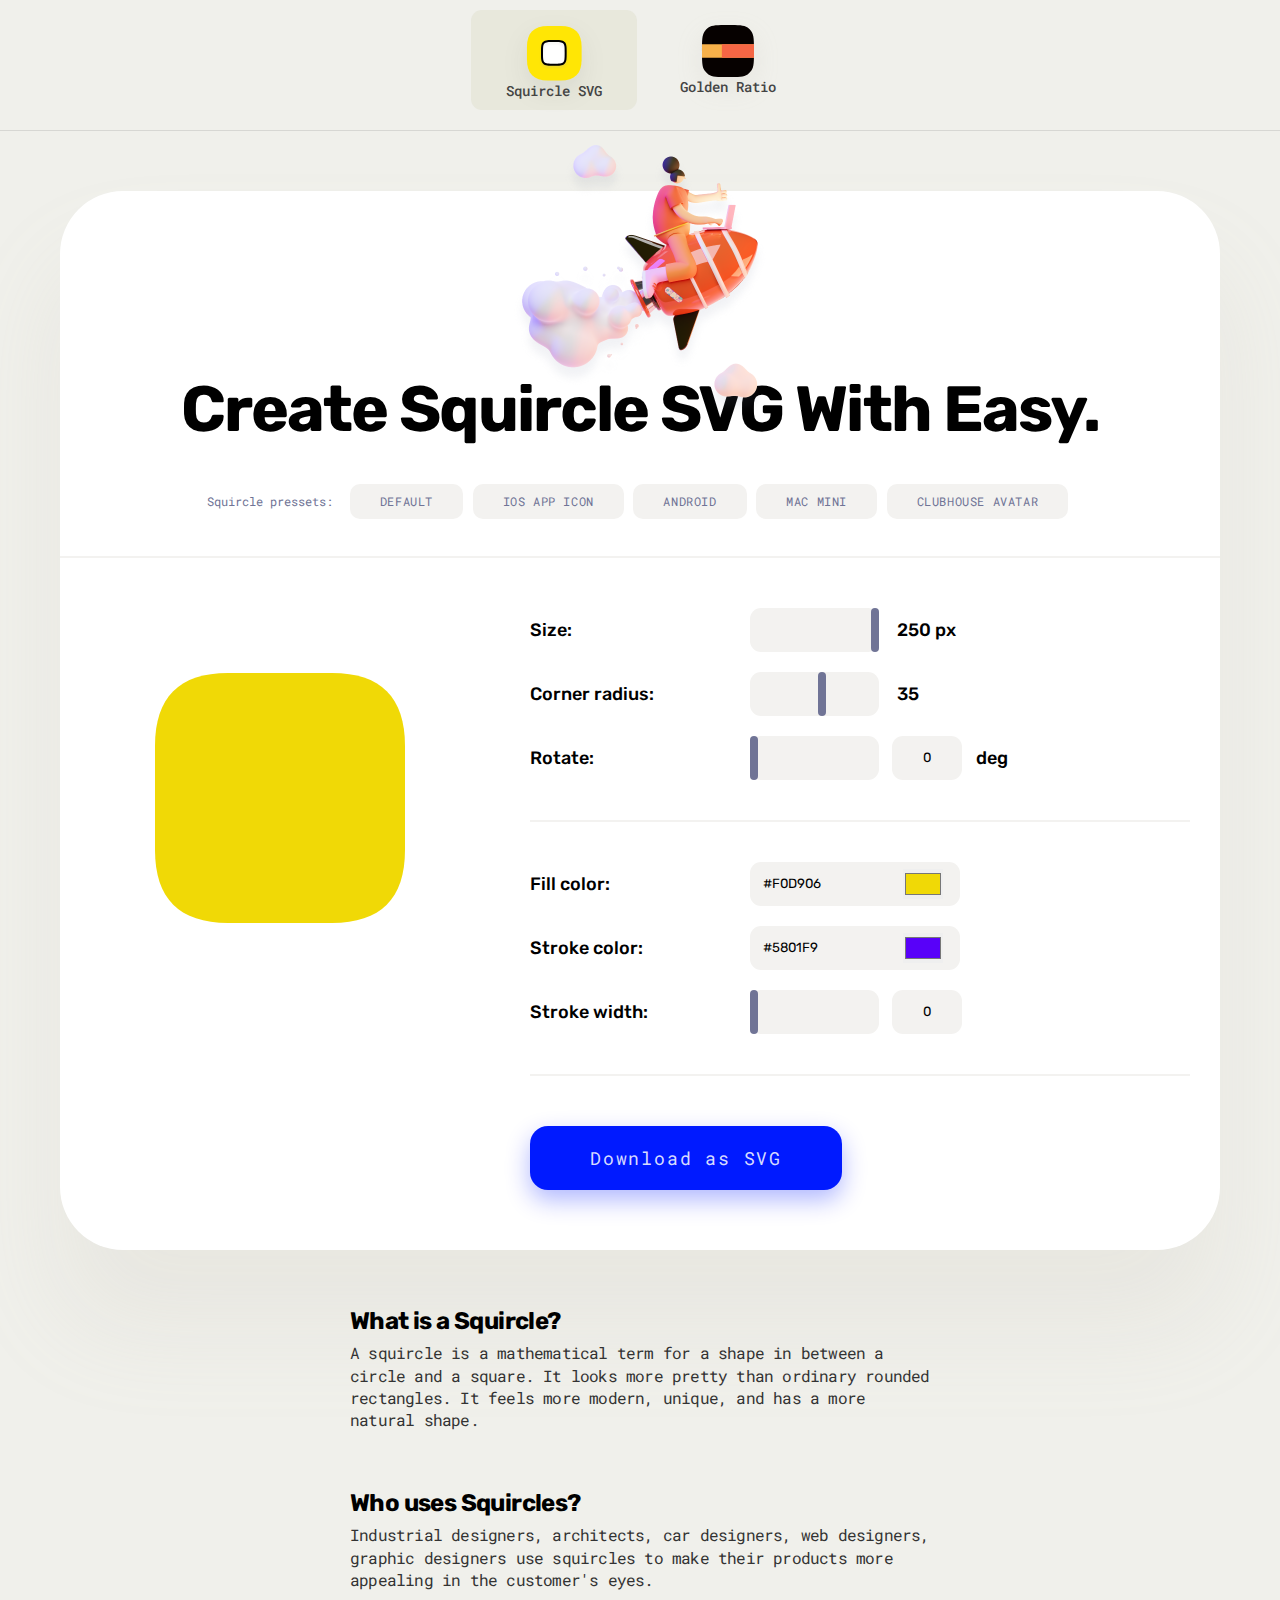
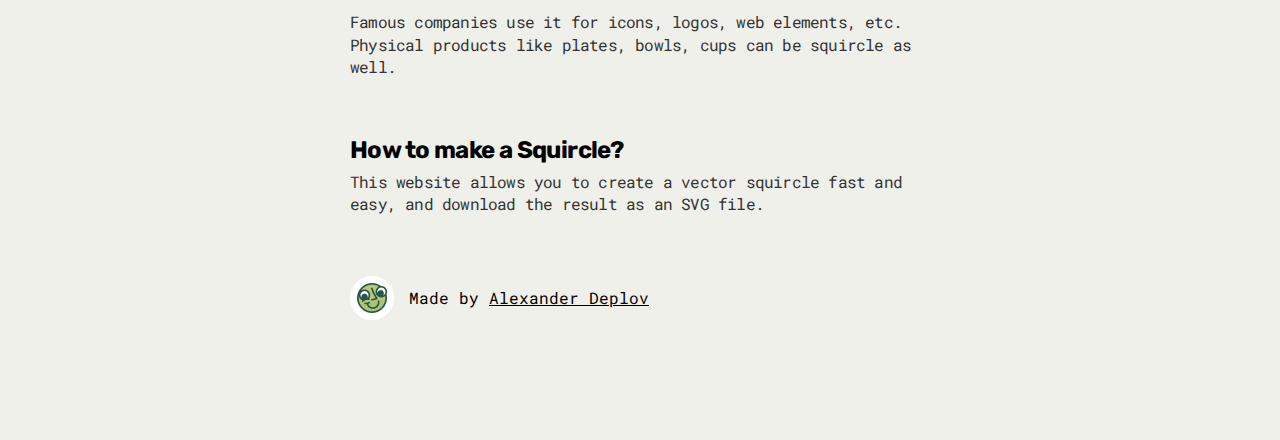
<file: index.html>
<!doctype html prefix="og: https://ogp.me/ns#">

<html lang="en">

<head>
    <meta charset="utf-8">

    <!-- HTML Meta Tags -->
    <title>Create Squircle SVG With Easy by @alex_deplov</title>
    <meta name="description"
        content="A squircle is a mathematical term for a shape in between a circle and a square. This website allows you to create a vector squircle fast and easy, and download the result as an SVG file.">

    <!-- Facebook Meta Tags -->
    <meta property="og:url" content="https://alexdeplov.github.io/squircle-svg-generator/">
    <meta property="og:type" content="website">
    <meta property="og:title" content="Create Squircle SVG With Easy by @alex_deplov">
    <meta property="og:description"
        content="A squircle is a mathematical term for a shape in between a circle and a square. This website allows you to create a vector squircle fast and easy, and download the result as an SVG file.">
    <meta property="og:locale" content="en_US" />
    <meta property="og:image" content="https://alexdeplov.github.io/squircle-svg-generator/assets/images/websiteThumbnail.jpg">

    <!-- Twitter Meta Tags -->
    <meta name="twitter:card" content="summary_large_image">
    <meta property="twitter:domain" content="alexdeplov.github.io/squircle-svg-generator">
    <meta property="twitter:url" content="https://alexdeplov.github.io/squircle-svg-generator/">
    <meta name="twitter:title" content="Create Squircle SVG With Easy by @alex_deplov">
    <meta name="twitter:description"
        content="A squircle is a mathematical term for a shape in between a circle and a square. This website allows you to create a vector squircle fast and easy, and download the result as an SVG file.">
    <meta property="og:locale" content="en_US" />
    <meta name="twitter:image" content="https://alexdeplov.github.io/squircle-svg-generator/assets/images/websiteThumbnail.jpg">

    <!-- Meta Tags Generated via https://www.opengraph.xyz -->


    <link rel="apple-touch-icon" sizes="180x180" href="./assets/favicon_package_v0.16/apple-touch-icon.png">
    <link rel="icon" type="image/png" sizes="32x32" href="./assets/favicon_package_v0.16/favicon-32x32.png">
    <link rel="icon" type="image/png" sizes="16x16" href="./assets/favicon_package_v0.16/favicon-16x16.png">
    <link rel="manifest" href="./assets/favicon_package_v0.16/site.webmanifest">
    <link rel="mask-icon" href="./assets/favicon_package_v0.16/safari-pinned-tab.svg" color="#5bbad5">
    <meta name="msapplication-TileColor" content="#da532c">
    <meta name="theme-color" content="#ffffff">


    <link rel="preconnect" href="https://fonts.gstatic.com">
    <link href="https://fonts.googleapis.com/css2?family=Rubik:wght@500;700&display=swap" rel="stylesheet">
    <link href="https://fonts.googleapis.com/css2?family=Roboto+Mono:wght@500&family=Rubik:wght@700&display=swap"
        rel="stylesheet">

    <meta name="description" content="Create Squircle SVG With Easy">
    <meta name="author" content="@alex_deplov">
    <link rel="image_src" href="./assets/websiteThumbnail.jpg">

    <link rel="stylesheet" href="./assets/styles.css">

    <link rel="stylesheet" href="./assets/PaperJSEngine/style.css" />
    <script type="text/javascript" src="./assets/PaperJSEngine/paper-full.min.js"></script>
    <script src="https://ajax.googleapis.com/ajax/libs/jquery/3.5.1/jquery.min.js"></script>

</head>

<body>

    <nav>
        <ul>
            <li>
                <a class="active" href="https://alexdeplov.github.io/squircle-svg-generator/" title="Create Squircle SVG">
                    <div><img src="./assets/images/sircle-svg-icon.svg"></div>
                    <div class="websiteName">Squircle SVG</div>
                </a>
            </li>
            <li>
                <a href="https://alexdeplov.github.io/golden-ratio-svg-generator/" title="Calculate Golden Ratio">
                    <div><img src="./assets/images/golden-ratio-icon.svg"></div>
                    <div class="websiteName">Golden Ratio</div>
                </a>
            </li>
        </ul>
    </nav>



    <div id="followMe">
        <div id="closeFollowMeButton">
            <svg width="19" height="19" viewBox="0 0 22 22" fill="none" xmlns="http://www.w3.org/2000/svg">
                <path d="M2 2L20 19" stroke="#707496" stroke-width="3" stroke-linecap="round" />
                <path d="M20 2L2 19" stroke="#707496" stroke-width="3" stroke-linecap="round" />
            </svg>
        </div>
        <h4>More tools to come! 👏</h4>
        <p>Follow me on social media to see what other useful tools will be made:</p>
        <div class="beFriendsBox">
            <a href="https://instagram.com/alex_deplov" class="instagram" title="Instagram" target="_blank"
                rel="nofollow">
                <svg width="44" height="44" viewBox="0 0 44 44" fill="none" xmlns="http://www.w3.org/2000/svg">
                    <path
                        d="M21.5661 44C21.7118 44 21.8575 44 22.0042 43.9993C25.4532 44.0077 28.6401 43.9201 31.7393 43.7314C34.5808 43.5586 37.1744 42.5767 39.2404 40.8921C41.2338 39.2667 42.5951 37.0689 43.2863 34.3605C43.8879 32.0026 43.9198 29.688 43.9503 27.4493C43.9725 25.843 43.9953 23.9396 44 22.004C43.9953 20.0603 43.9725 18.1569 43.9503 16.5506C43.9198 14.3122 43.8879 11.9976 43.2863 9.63934C42.5951 6.93096 41.2338 4.73317 39.2404 3.10773C37.1744 1.42322 34.5808 0.441315 31.739 0.268432C28.6398 0.0801075 25.4522 -0.00784441 21.9958 0.000547949C18.5458 -0.00683733 15.3599 0.0801075 12.2607 0.268432C9.41924 0.441315 6.82558 1.42322 4.75964 3.10773C2.76588 4.73317 1.40493 6.93096 0.713711 9.63934C0.112125 11.9973 0.0802357 14.3122 0.0496864 16.5506C0.0275299 18.1569 0.00436416 20.0603 0 21.9959V22.004C0.00436416 23.9396 0.0275299 25.843 0.0496864 27.4493C0.0802357 29.6877 0.11179 32.0023 0.713711 34.3605C1.40493 37.0689 2.76588 39.2667 4.75964 40.8921C6.82558 42.5767 9.41924 43.5586 12.2607 43.7314C15.2286 43.912 18.2775 44 21.5661 44V44ZM22.0042 40.5618C18.6112 40.5699 15.4959 40.4843 12.4695 40.3003C10.3209 40.1697 8.45812 39.4725 6.932 38.2281C5.52136 37.0776 4.54982 35.4905 4.04459 33.5106C3.54371 31.5478 3.51484 29.4403 3.48698 27.4023C3.46516 25.8067 3.44233 23.9168 3.43763 21.9999C3.44233 20.0828 3.46516 18.1932 3.48698 16.5976C3.51484 14.5596 3.54371 12.4521 4.04459 10.489C4.54982 8.50906 5.52136 6.92189 6.932 5.77147C8.45812 4.52739 10.3209 3.83015 12.4695 3.69956C15.4959 3.51527 18.6112 3.43034 21.9961 3.43772C25.3885 3.42967 28.5041 3.51527 31.5305 3.69956C33.679 3.83015 35.5419 4.52739 37.068 5.77147C38.4786 6.92189 39.4502 8.50906 39.9554 10.489C40.4563 12.4521 40.4852 14.5593 40.513 16.5976C40.5348 18.1945 40.5577 20.0855 40.5624 22.004C40.5577 23.9141 40.5348 25.8054 40.513 27.4023C40.4852 29.4403 40.4563 31.5478 39.9554 33.5106C39.4502 35.4905 38.4786 37.0776 37.068 38.2281C35.5419 39.4722 33.679 40.1694 31.5305 40.3C28.5041 40.4843 25.3878 40.5702 22.0042 40.5618V40.5618ZM22.0861 32.7422C28.0093 32.7422 32.8287 27.9233 32.8287 21.9999C32.8287 16.0766 28.0093 11.2577 22.0861 11.2577C16.1626 11.2577 11.3435 16.0766 11.3435 21.9999C11.3435 27.9233 16.1626 32.7422 22.0861 32.7422V32.7422ZM22.0861 14.6952C26.1139 14.6952 29.3911 17.9723 29.3911 21.9999C29.3911 26.0276 26.1139 29.3046 22.0861 29.3046C18.058 29.3046 14.7811 26.0276 14.7811 21.9999C14.7811 17.9723 18.058 14.6952 22.0861 14.6952V14.6952ZM10.1403 7.82021C11.5641 7.82021 12.7186 8.97433 12.7186 10.3983C12.7186 11.8224 11.5641 12.9765 10.1403 12.9765C8.71627 12.9765 7.56212 11.8224 7.56212 10.3983C7.56212 8.97433 8.71627 7.82021 10.1403 7.82021Z"
                        fill="url(#paint0_linear)" />
                    <defs>
                        <linearGradient id="paint0_linear" x1="44" y1="0" x2="0" y2="44" gradientUnits="userSpaceOnUse">
                            <stop stop-color="#FE6F2C" />
                            <stop offset="1" stop-color="#F0D665" />
                            <stop offset="1" stop-color="#F1CD2D" />
                        </linearGradient>
                    </defs>
                </svg>
            </a>
            <a href="https://www.behance.net/alexanderdeplov" class="behance" title="Behance" target="_blank"
                rel="nofollow">
                <svg width="44" height="44" viewBox="0 0 44 44" fill="none" xmlns="http://www.w3.org/2000/svg">
                    <path fill-rule="evenodd" clip-rule="evenodd"
                        d="M22.0042 43.9994C21.8575 44 21.7118 44 21.5661 44C18.2775 44 15.2286 43.9121 12.2607 43.7315C9.41924 43.5586 6.82558 42.5767 4.75964 40.8922C2.76588 39.2668 1.40493 37.069 0.713711 34.3606C0.111827 32.0025 0.0802396 29.688 0.0496921 27.4497L0.0496864 27.4493C0.0275299 25.843 0.00436416 23.9396 0 22.004V21.996C0.00436416 20.0603 0.0275299 18.157 0.0496864 16.5507C0.0802357 14.3123 0.112125 11.9973 0.713711 9.63939C1.40493 6.93101 2.76588 4.73321 4.75964 3.10778C6.82558 1.42327 9.41924 0.441363 12.2607 0.268481C15.3599 0.0801561 18.5458 -0.00678872 21.9958 0.000596559C25.4522 -0.0077958 28.6398 0.0801561 31.739 0.268481C34.5808 0.441363 37.1744 1.42327 39.2404 3.10778C41.2338 4.73321 42.5951 6.93101 43.2863 9.63939C43.8879 11.9976 43.9198 14.3123 43.9503 16.5507C43.9725 18.157 43.9953 20.0603 44 22.004C43.9953 23.9396 43.9725 25.843 43.9503 27.4493C43.9198 29.6881 43.8879 32.0027 43.2863 34.3606C42.5951 37.069 41.2338 39.2668 39.2404 40.8922C37.1744 42.5767 34.5808 43.5586 31.7393 43.7315C28.6401 43.9202 25.4532 44.0078 22.0042 43.9994ZM19.1662 21.554C21.0757 22.1295 22 23.6648 22 25.7418C22 29.1035 19.3491 30.5455 16.5268 30.5455H9V14H16.3218C18.9811 14 21.286 14.8037 21.286 18.099C21.286 19.7703 20.5594 20.8448 19.1662 21.554ZM15.6162 16.8245H12.4133V20.6852H15.8738C17.0936 20.6852 17.9559 20.1199 17.9559 18.715C17.9559 17.1932 16.8475 16.8245 15.6162 16.8245ZM12.4122 23.1792V27.7357H16.0621C17.4511 27.7357 18.5857 27.2131 18.5857 25.5418C18.5857 23.8469 17.6351 23.1792 16.1325 23.1792H12.4122ZM34.7831 26.7754C33.9016 29.3393 32.07 30.5455 29.2416 30.5455C25.503 30.5455 23.1818 28.151 23.1818 24.6596C23.1818 21.2954 25.6314 18.7273 29.2405 18.7273C33.1386 18.7273 35.2471 21.7907 34.9769 25.3852H26.4354C26.4354 27.1814 27.4365 28.2383 29.3424 28.2383C30.3302 28.2383 31.6037 27.7324 31.9127 26.7754H34.7831ZM31.7322 23.4481C31.5949 21.9621 30.7732 21.0535 29.1397 21.0535C27.5805 21.0535 26.5473 21.9748 26.4399 23.4481H31.7322ZM25.5455 15.1819H32.6364V16.3637H25.5455V15.1819Z"
                        fill="#0C0C0C" />
                </svg>
            </a>
            <a href="https://twitter.com/alex_deplov" class="twitter" title="Twitter" target="_blank" rel="nofollow">
                <svg width="44" height="44" viewBox="0 0 44 44" fill="none" xmlns="http://www.w3.org/2000/svg">
                    <path fill-rule="evenodd" clip-rule="evenodd"
                        d="M22.0042 43.9994C21.8575 44 21.7118 44 21.5661 44C18.2775 44 15.2286 43.9121 12.2607 43.7315C9.41924 43.5586 6.82558 42.5767 4.75964 40.8922C2.76588 39.2668 1.40493 37.069 0.713711 34.3606C0.111827 32.0025 0.0802396 29.688 0.0496921 27.4497L0.0496864 27.4493C0.0275299 25.843 0.00436416 23.9396 0 22.004V21.996C0.00436416 20.0603 0.0275299 18.157 0.0496864 16.5507C0.0802357 14.3123 0.112125 11.9973 0.713711 9.63939C1.40493 6.93101 2.76588 4.73321 4.75964 3.10778C6.82558 1.42327 9.41924 0.441363 12.2607 0.268481C15.3599 0.0801561 18.5458 -0.00678872 21.9958 0.000596559C25.4522 -0.0077958 28.6398 0.0801561 31.739 0.268481C34.5808 0.441363 37.1744 1.42327 39.2404 3.10778C41.2338 4.73321 42.5951 6.93101 43.2863 9.63939C43.8879 11.9976 43.9198 14.3123 43.9503 16.5507C43.9725 18.157 43.9953 20.0603 44 22.004C43.9953 23.9396 43.9725 25.843 43.9503 27.4493C43.9198 29.6881 43.8879 32.0027 43.2863 34.3606C42.5951 37.069 41.2338 39.2668 39.2404 40.8922C37.1744 42.5767 34.5808 43.5586 31.7393 43.7315C28.6401 43.9202 25.4532 44.0078 22.0042 43.9994ZM32.929 15.3427C34.0032 15.2062 35.0334 14.9251 36.0003 14.501C35.2755 15.58 34.3867 16.5176 33.3288 17.2684C33.3401 17.4942 33.3483 17.7217 33.3483 17.9574C33.3483 25.0002 27.9857 33.1253 18.1771 33.1253C15.1594 33.1253 12.3612 32.2559 10 30.7333C10.4193 30.7869 10.8385 30.8064 11.2756 30.8064C13.7684 30.8064 16.0711 29.9516 17.8846 28.533C15.5543 28.4826 13.5945 26.9307 12.9039 24.8198C13.2273 24.8913 13.5718 24.9108 13.913 24.9108C14.4038 24.9108 14.8767 24.8539 15.3106 24.7353C12.8877 24.2397 11.04 22.0882 11.04 19.4979V19.4394C11.7518 19.831 12.5919 20.0796 13.4483 20.0959C12.0313 19.1485 11.0806 17.5121 11.0806 15.6661C11.0806 14.683 11.3504 13.7697 11.8103 12.9718C14.4444 16.2072 18.3656 18.3311 22.797 18.5472C22.7093 18.1605 22.6735 17.7542 22.6735 17.3317C22.6735 14.3953 25.0493 12 28.0003 12C29.5214 12 30.9156 12.6452 31.8939 13.6868C33.1061 13.4447 34.2437 13.0108 35.2739 12.3966C34.8774 13.6462 34.034 14.683 32.929 15.3427Z"
                        fill="#4BA1EB" />
                </svg>
            </a>
            <a href="https://www.linkedin.com/in/alexander-deplov/" class="linkedin" title="LinkedIn" target="_blank"
                rel="nofollow">
                <svg width="44" height="44" viewBox="0 0 44 44" fill="none" xmlns="http://www.w3.org/2000/svg">
                    <path fill-rule="evenodd" clip-rule="evenodd"
                        d="M22.0042 43.9994C21.8575 44 21.7118 44 21.5661 44C18.2775 44 15.2286 43.9121 12.2607 43.7315C9.41924 43.5586 6.82558 42.5767 4.75964 40.8922C2.76588 39.2668 1.40493 37.069 0.713711 34.3606C0.111827 32.0025 0.0802396 29.688 0.0496921 27.4497L0.0496864 27.4493C0.0275299 25.843 0.00436416 23.9396 0 22.004V21.996C0.00436416 20.0603 0.0275299 18.157 0.0496864 16.5507C0.0802357 14.3123 0.112125 11.9973 0.713711 9.63939C1.40493 6.93101 2.76588 4.73321 4.75964 3.10778C6.82558 1.42327 9.41924 0.441363 12.2607 0.268481C15.3599 0.0801561 18.5458 -0.00678872 21.9958 0.000596559C25.4522 -0.0077958 28.6398 0.0801561 31.739 0.268481C34.5808 0.441363 37.1744 1.42327 39.2404 3.10778C41.2338 4.73321 42.5951 6.93101 43.2863 9.63939C43.8879 11.9976 43.9198 14.3123 43.9503 16.5507C43.9725 18.157 43.9953 20.0603 44 22.004C43.9953 23.9396 43.9725 25.843 43.9503 27.4493C43.9198 29.6881 43.8879 32.0027 43.2863 34.3606C42.5951 37.069 41.2338 39.2668 39.2404 40.8922C37.1744 42.5767 34.5808 43.5586 31.7393 43.7315C28.6401 43.9202 25.4532 44.0078 22.0042 43.9994ZM14 9.00005C12.3439 9.00005 11 10.3376 11 11.9861C11 13.6345 12.3439 15 14 15C15.6561 15 17 13.6345 17 11.9861C16.999 10.3376 15.6551 9.00005 14 9.00005ZM34.9941 32.9991V33H30.1054V25.2287C30.1054 23.3767 30.0679 21.0018 27.5581 21.0018C25.0108 21.0018 24.6209 23.0141 24.6209 25.0952V32.9991H19.7273V17.0369H24.427V19.2136H24.4959C25.1487 17.9594 26.7477 16.6364 29.1306 16.6364C34.0872 16.6364 35 19.9408 35 24.2305V32.9991H34.9941ZM16.4545 33V17.1819H11.5455V33H16.4545Z"
                        fill="#2867B2" />
                </svg>
            </a>
        </div>
    </div>

    <div class="wrapperBox">
        <div id="whiteBg">
            <img id="heroImage" srcset="./assets/images/hero-image.png,
            ./assets/images/hero-image@2x.png 2x" src="./assets/images/hero-image.png"
                alt="Create Squircle SVG With Easy" />
            <header>
                <h1>Create Squircle SVG With Easy.</h1>

                <section id="pressets">
                    <ul>
                        <li>Squircle pressets:</li>
                        <li id="pressets_default" class="pressetsButton" title="Default">Default</li>
                        <li id="pressets_ios" class="pressetsButton" title="iOS app icon">iOS app icon</li>
                        <li id="pressets_android" class="pressetsButton" title="Android icon">Android</li>
                        <li id="pressets_macmini" class="pressetsButton" title="Mac mini">Mac mini</li>
                        <li id="pressets_clubhouse" class="pressetsButton" title="Clubhouse avatar">Clubhouse avatar
                        </li>
                    </ul>
                </section>
            </header>

            <section id="content">
                <div id="left" class="column">
                    <canvas id="canvas" hidpi='on' resize width="300" height="300"></canvas>
                </div>
                <div id="right" class="column">
                    <div class="row">
                        <section class="controlBox">
                            <label for="scaleSliderInput">Size:</label>
                            <input id="scaleSliderInput" class="roundedLightBeigeControl" name="scaleSlider"
                                type="range" min="25" max="250" value="250">
                            <label id="scaleSliderLabel" class="rightDigitLabel" for="scaleSliderInput">250 px</label>
                        </section>
                        <section class="controlBox">
                            <label for="cornerRadiusInput">Corner radius:</label>
                            <input id="cornerRadiusInput" class="roundedLightBeigeControl" name="cornerRadiusInput"
                                type="range" min="0" max="62" value="35" step="0.1">
                            <label id="cornerRadiusNumberLabel" class="rightDigitLabel"
                                for="cornerRadiusInput">35</label>
                        </section>
                        <section class="controlBox">
                            <label for="rotateSliderInput">Rotate:</label>
                            <input id="rotateSliderInput" class="roundedLightBeigeControl" name="rotateSlider"
                                type="range" min="0" max="360" value="0">
                            <input id="rotateSliderNumberInput" class="numberRoundedInput" type="text" value="0"
                                max="360">
                            <label for="rotateSliderNumberInput">deg</label>
                        </section>
                    </div>

                    <div class="separator"></div>

                    <div class="row">
                        <section class="controlBox">
                            <label for="fillColorInput">Fill color:</label>
                            <input id="fillColorHEXInput" class="numberRoundedInput" type="text" value="#F0D906">
                            <input id="fillColorInput" name="fillColorInput" type="color" value="#F0D906">
                        </section>
                        <section class="controlBox">
                            <label for="strokeColorInput">Stroke color:</label>
                            <input id="strokeColorHEXInput" class="numberRoundedInput" type="text" value="#5801F9">
                            <input id="strokeColorInput" name="strokeColorInput" type="color" value="#5801F9">
                        </section>
                        <section class="controlBox">
                            <label for="strokeWidthInput">Stroke width:</label>
                            <input id="strokeWidthInput" class="roundedLightBeigeControl" name="strokeWidthInput"
                                type="range" min="0" max="60" value="0">
                            <input id="strokeWidthNumberInput" class="numberRoundedInput" type="text" value="0">
                        </section>
                    </div>

                    <div class="separator"></div>

                    <div class="row" id="downloadBox">
                        <button id="downloadSVG">Download as SVG</button>
                    </div>
                </div>
            </section>

        </div>

        <section id="info">
            <h2>What is a Squircle?</h2>
            <p>A squircle is a mathematical term for a shape in between a circle and a square. It looks more pretty than
                ordinary
                rounded rectangles. It feels more modern, unique, and has a more natural shape.</p>
            <h2>Who uses Squircles?</h2>
            <p>
                Industrial designers, architects, car designers, web designers, graphic designers use squircles to make
                their products
                more appealing in the customer's eyes.
            </p>
            <p>
                Famous companies use it for icons, logos, web elements, etc. Physical products like plates, bowls, cups
                can be squircle
                as well.
            </p>
            <h2>How to make a Squircle?</h2>
            <p>This website allows you to create a vector squircle fast and easy, and download the result as an SVG
                file.
            </p>
            <div id="avatarBox">
                <a href="https://www.linkedin.com/in/alexander-deplov/"><img srcset="./assets/images/avatar.png,
                                    ./assets/images/avatar@2x.png 2x" src="./assets/images/avatar.png"
                        alt="Alexander Deplov" /></a>
                Made by <a href="https://www.linkedin.com/in/alexander-deplov/">Alexander Deplov</a>
            </div>
        </section>


    </div>

    <script src="./assets/script.js"></script>

</body>

</html>
</file>
<file: assets/styles.css>
*{
  margin: 0;
  padding: 0;
  box-sizing: border-box;
}

*:focus {
    outline: none;
}

ul{
  list-style-type: none;
}

.wrapperBox{
  max-width: 1200px;
  margin: 0 auto;
  padding-bottom: 60px;
  padding-left: 20px;
  padding-right: 20px;
}

#whiteBg{
  background-color: white;
  margin-top: 60px;
  text-align: center;
  padding-bottom: 60px;
  border-radius: 63px;
  box-shadow: 0 75px 98px rgba(187, 178, 165, 0.15);
}

#heroImage{
  margin-top: -115px;
  z-index: 2;
  position: relative;
  margin-left: auto;
  margin-right: auto;
  max-width: 100%;
}

:root {
  --border: #F3F2F0;
  --background: #F0F0EB;
  --backgroundGreen: #E7ECDF;
  --darkBlueGray: #707496;
  --lightGreen: #B7C877;
  --accentBlue: #001AFF;
  --accentBlueHover: #2F00E3;
  --roundedButtonBeigeBackground: #f3f2f0;
  --roundedButtonBeigeBackgroundFocus: #F1EDE6;
  --textColor: #333;
}

body{
    background-color: var(--background);
    box-sizing: border-box;
    font-family: 'Roboto Mono', monospace;
}

/* NAVIGATION */

nav ul{
  list-style-type: none;
  margin: 0;
  padding: 0;
  display: flex;
  justify-content: center;
  width: 100%;
  border-bottom: 1px solid rgba(0,0,0,.1);
  padding-bottom: 20px;
  margin-bottom: 20px;
}

nav a{
  text-decoration: none;
  color: #444;
  font-weight: 500;
  font-size: 14px;
  display: block;
  padding: 0px 40px 10px;
  border-radius: 11px;
  margin: 10px 5px 0;
  padding: 10px 30px;
}

nav img{
  margin-top: -10px;
}

nav a:hover{
  background-color: rgba(224,224,206,1);
  color: black;
}

nav .active{
  background-color: rgba(224,224,206,0.5);
}

nav li{
  text-align: center;
}

nav .websiteName{
  margin-top: -35px;
}


canvas{
  height: 100%;
  max-height: 480px;
  /* border: 2px solid pink; */
}
@media all and (max-width: 895px) {
  canvas{
    max-height: 380px;
    border-bottom: 2px solid var(--border);
  }
}

.wrapper{
  background-color: white;
  min-height: 50px;
  position: relative;
  text-align: center;
  max-width: 85%;
  margin: 60px auto 0;
  padding-bottom: 40px;
}

/* #greenBackground{
  height: 430px;
  background-color: var(--backgroundGreen);
  position: fixed;
  display: block;
  width: 100%;
  top: 0;
} */

h1, h2, h3, h4, label{
  font-family: 'Rubik', sans-serif;
}

#whiteBg h1{
  font-size: 64px;
  letter-spacing:  -0.03em;
  margin-top: -85px;
  z-index: 1;
  padding-left: 20px;
  padding-right: 20px;
}

header{
  border-bottom: 2px solid var(--border);
}
@media all and (max-width: 895px) {
 header{
   padding-bottom: 30px;
 }
}



/* PRESSETS */

#pressets{
  display: flex;
  justify-content: space-between;
  padding: 1em 3em;
  color: var(--darkBlueGray);
  font-size: 12px;
  align-items: center;
  justify-content: center;
  margin: 20px 0;
}
@media all and (max-width: 895px) {
 #pressets{
    display: none;
 }
}

#pressets ul{
  display: flex;
  align-items: center;
  justify-content: center;
  justify-content: space-between;
  /* border: 1px solid cornflowerblue; */
}

#pressets li:first-child{
  padding-right: 1em;
}

.pressetsButton{
  padding: 0.8em 2.5em;
  margin: 0.4em;
  background-color: var(--border);
  border-radius: 10px;
  text-transform: uppercase;
  letter-spacing: 0.05em;
}

.pressetsButton:hover{
  background-color: var(--lightGreen);
  cursor: pointer;
  color: white;
}

/* CONTENT */

#content{
  display: flex;
  flex-direction: row;
  flex-wrap: wrap;
  width: 100%;
}
@media all and (max-width: 895px) {
  #content{
    flex-direction: column;
  }
}

.column{
  display: flex;
  flex-direction: column;
  flex-basis: 100%;
  flex: 1;
}

.separator{
  width: 100%;
  border-bottom: 2px solid var(--border);
  margin-top: 20px;
  margin-bottom: 20px;
}

#left{
  flex: 1;
}
@media all and (max-width: 1200px) {
  #left{
    flex: 1.5;
  }
}

#right{
  flex: 1.5;
  text-align: left;
  padding: 30px 30px 0 30px;
}
@media all and (max-width: 895px) {
  #right{
    fiex: 1;
    width: 100%;
  }
}

.controlBox{
  height: 44px;
  display: flex;
  align-items: center;
  margin: 20px 0;
}

.controlBox label:first-child{
  min-width: 220px;
}

label{
  font-size: 18px;
  font-weight: 500;
}

/* AVATAR */

#avatarBox{
  display: flex;
  align-items: center;
  justify-content: left;
  text-align: left;
  margin-top: 60px;
}

#avatarBox a{
  color: black;
}

#avatarBox img{
  margin-right: 15px;
}

/* INFO */

#info{
  max-width: 50%;
  margin: 60px auto;
  line-height: 140%;
}
@media all and (max-width: 895px) {
  #info{
    max-width: 70%;
  }
}

#info h2{
  letter-spacing: -0.025em;
  margin-top: 60px;
  margin-bottom: 10px;
}

#info p{
  letter-spacing: -0.05em;
  margin-bottom: 20px;
  color: var(--textColor);
}

/* CONTROLS */

#strokeColorInput, #fillColorInput{
  margin-left: -70px;
  border: none;
  width: 40px;
  height: 30px;
}

.numberRoundedInput{
  text-align: center;
  background-color: var(--roundedButtonBeigeBackground);
  width: 70px;
  max-width: 70px;
  -webkit-appearance: none;
  border: none;
  height: 44px;
  border-radius: 11px;
  margin: 0 1em;
  padding: 1em;
  font-family: 'Rubik', sans-serif;
  display: inline-block;
}
.numberRoundedInput:focus{
  background-color: var(--roundedButtonBeigeBackgroundFocus);
}
#strokeColorHEXInput, #fillColorHEXInput{
  width: 210px;
  max-width: 210px;
  margin-left: 0;
  text-align: left;
  text-transform: uppercase;
}

.rightDigitLabel{
  margin-left: 1em;
  width: 70px;

}

.roundedLightBeigeControl {
  margin: 0px 0;
  background-color: transparent;
  -webkit-appearance: none;
}

input[type=range]:focus, .roundedLightBeigeControl {
  outline: none;
}
input[type=range]::-webkit-slider-runnable-track {
  background: var(--roundedButtonBeigeBackground);
  border: 0;
  border-radius: 11px;
  width: 100%;
  height: 44px;
  cursor: pointer;
}
input[type=range]::-webkit-slider-thumb {
  margin-top: 0px;
  width: 8px;
  height: 44px;
  background: #707496;
  border: 0px solid rgba(0, 0, 0, 0);
  border: 0;
  border-radius: 4px;
  cursor: pointer;
  -webkit-appearance: none;
}

input[type=range]:focus::-webkit-slider-thumb {
  background-color: var(--accentBlue);
  box-shadow: 0 5px 15px 0 rgb(0 26 255 / 31%);
}

input[type=range]:focus::-webkit-slider-runnable-track {
  background-color:var(--roundedButtonBeigeBackgroundFocus);

}
input[type=range]::-moz-range-track {
  background: var(--roundedButtonBeigeBackground);
  border: 0;
  border-radius: 11px;
  width: 100%;
  height: 44px;
  cursor: pointer;
}
input[type=range]::-moz-range-thumb {
  width: 8px;
  height: 44px;
  background: #707496;
  border: 0px solid rgba(0, 0, 0, 0);
  border: 0;
  border-radius: 4px;
  cursor: pointer;
}
input[type=range]::-ms-track {
  background: transparent;
  border-color: transparent;
  border-width: 1px 0;
  color: transparent;
  height: 44px;
  cursor: pointer;
}
input[type=range]::-ms-fill-lower {
  background: #eae8e5;
  border: 0;
  border-radius: 22px;
}
input[type=range]::-ms-fill-upper {
  background: #f3f2f0;
  border: 0;
  border-radius: 22px;
}
input[type=range]::-ms-thumb {
  width: 8px;
  height: 44px;
  background: #707496;
  border: 0px solid rgba(0, 0, 0, 0);
  border: 0;
  border-radius: 4px;
  cursor: pointer;
  margin-top: 0px;
  /*Needed to keep the Edge thumb centred*/
}
input[type=range]:focus::-ms-fill-lower {
  background: #f3f2f0;
}
input[type=range]:focus::-ms-fill-upper {
  background: #fcfcfb;
}
/*TODO: Use one of the selectors from https://stackoverflow.com/a/20541859/7077589 and figure out
how to remove the virtical space around the range input in IE*/
@supports (-ms-ime-align:auto) {
  /* Pre-Chromium Edge only styles, selector taken from hhttps://stackoverflow.com/a/32202953/7077589 */
  input[type=range] {
    margin: 0;
    /*Edge starts the margin from the thumb, not the track as other browsers do*/
  }
} 

/* DOWNLOAD BUTTON */

#downloadBox{
  margin-top: 30px;
}

#downloadSVG{
  background-color: var(--accentBlue);
  border-radius: 18px;
  box-shadow: 0 10px 25px 0 rgba(0, 26, 255, 0.31);
  color: rgba(255,255,255,.85);
  padding: 20px 60px;
  font-size: 18px;
  font-family: 'Roboto Mono', monospace;
  border: none;
  letter-spacing: 0.1em;
  transition: .35s;
}
@media all and (max-width: 895px) {
  #downloadSVG{
    width: 100%;
  }
}

#downloadSVG:hover{
  cursor: pointer;
  transition: .25s;
  background-color: var(--accentBlueHover);
  box-shadow: 0 15px 45px 0 rgba(0, 26, 255, 0.31);
  transform: translateY(-5px);
  position: relative;
  color: white;
  /* background-color: rgba(0, 26, 255, 0.31); */
}

/* POPUP */

#followMe{
  background-color: white;
  display: block;
  position: fixed;
  padding: 2em 2em;
  max-width: 440px;
  border-radius: 15px;
  left: 50%;
  margin-left: -220px;
  bottom: 44px;
  box-shadow: 0 75px 98px rgba(187, 178, 165, 0.55);
  border: 4px solid #5801F9;
  z-index: 2;
  display: none;
}

#followMe h4{
  font-size: 21px;
  margin-bottom: 10px;
}

#followMe p{
  color: var(--textColor);
}

#closeFollowMeButton{
  width: 24px;
  height: 24px;
  position: absolute;
  right: 10px;
  top: 15px;
  opacity: 0.8;
}

#closeFollowMeButton:hover{
  opacity: 1;
  cursor: pointer;
}

.beFriendsBox{
  display: flex !important;
  margin-top: 20px;
}

.beFriendsBox a{
  display: flex;
  width: 44px;
  height: 44px;
  margin-right: 20px;
}
</file>
<file: assets/PaperJSEngine/style.css>
html,
body {
    margin: 0;
    /* overflow: hidden; */
    height: 100%;
}

/* Scale canvas with resize attribute to full size */
canvas[resize] {
    width: 100%;
    height: 100%;
}
</file>
